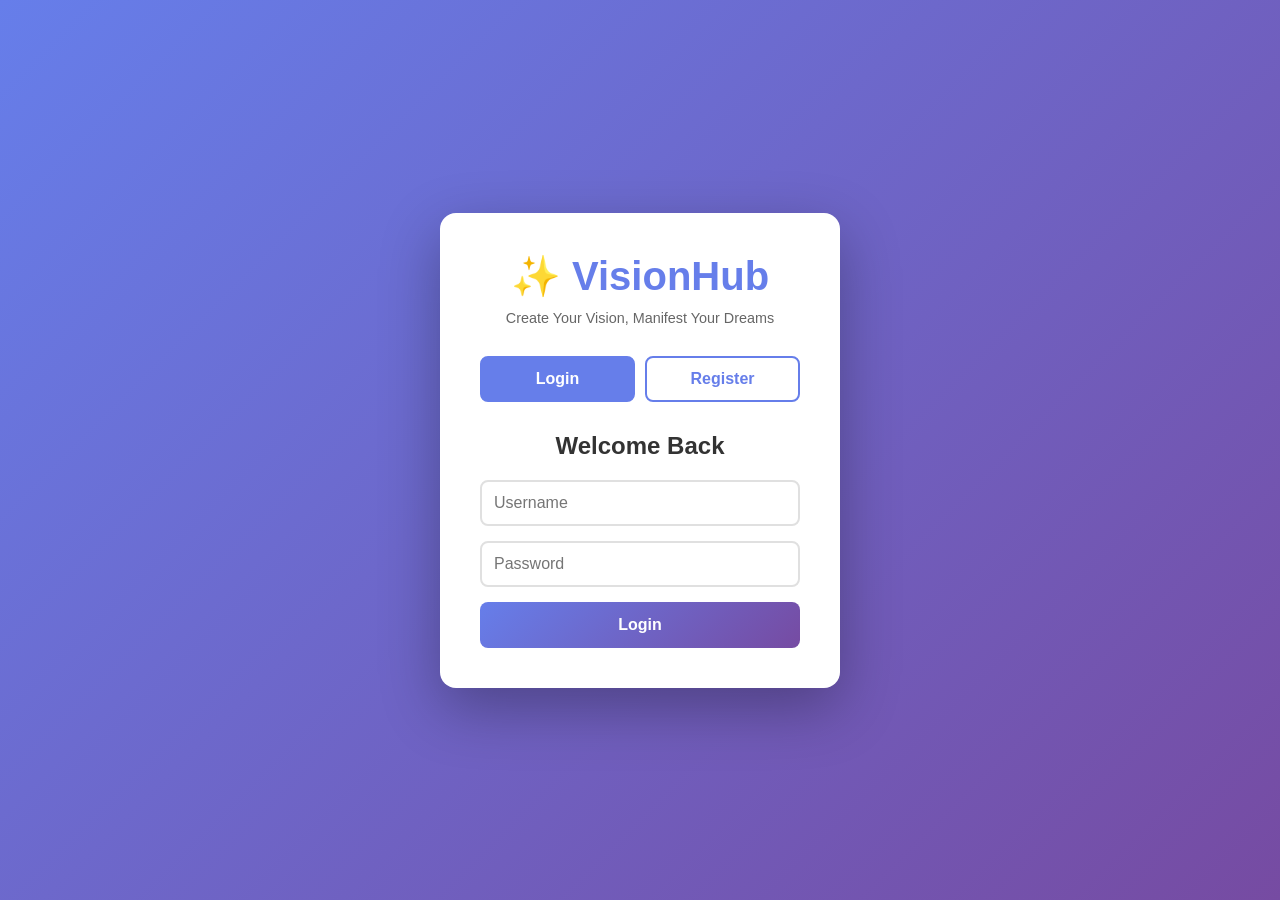
<file: frontend/index.html>
<!DOCTYPE html>
<html lang="en">
<head>
    <meta charset="UTF-8">
    <meta name="viewport" content="width=device-width, initial-scale=1.0">
    <title>VisionHub - Personal Vision Board</title>
    <link rel="stylesheet" href="style.css">
</head>
<body>
    <!-- Loading Spinner -->
    <div id="loading" class="loading hidden">
        <div class="spinner"></div>
    </div>

    <!-- Auth Section (Login/Register) -->
    <div id="auth-section" class="auth-section">
        <div class="auth-container">
            <h1>✨ VisionHub</h1>
            <p class="tagline">Create Your Vision, Manifest Your Dreams</p>

            <!-- Toggle between Login/Register -->
            <div class="auth-toggle">
                <button id="show-login" class="active">Login</button>
                <button id="show-register">Register</button>
            </div>

            <!-- Login Form -->
            <form id="login-form" class="auth-form">
                <h2>Welcome Back</h2>
                <input 
                    type="text" 
                    id="login-username" 
                    placeholder="Username" 
                    required
                    autocomplete="username"
                >
                <input 
                    type="password" 
                    id="login-password" 
                    placeholder="Password" 
                    required
                    autocomplete="current-password"
                >
                <button type="submit">Login</button>
                <div id="login-error" class="error-message hidden"></div>
            </form>

            <!-- Register Form -->
            <form id="register-form" class="auth-form hidden">
                <h2>Create Account</h2>
                <input 
                    type="text" 
                    id="register-username" 
                    placeholder="Username (3-50 characters)" 
                    required
                    minlength="3"
                    maxlength="50"
                    autocomplete="username"
                >
                <input 
                    type="email" 
                    id="register-email" 
                    placeholder="Email" 
                    required
                    autocomplete="email"
                >
                <input 
                    type="password" 
                    id="register-password" 
                    placeholder="Password (min 6 characters)" 
                    required
                    minlength="6"
                    autocomplete="new-password"
                >
                <button type="submit">Create Account</button>
                <div id="register-error" class="error-message hidden"></div>
            </form>
        </div>
    </div>

    <!-- Main App Section (After Login) -->
    <div id="app-section" class="app-section hidden">
        <!-- Header -->
        <header class="header">
            <div class="header-content">
                <h1>✨ VisionHub</h1>
                <div class="header-actions">
                    <span id="username-display" class="username"></span>
                    <button id="logout-btn" class="btn-secondary">Logout</button>
                </div>
            </div>
        </header>

        <!-- Dashboard -->
        <main class="main-content">
            <!-- Create Board Section -->
            <section class="create-board-section">
                <h2>Create New Vision Board</h2>
                <form id="create-board-form" class="create-board-form">
                    <input 
                        type="text" 
                        id="board-name" 
                        placeholder="Board name (e.g., 2025 Goals)" 
                        required
                        maxlength="200"
                    >
                    <textarea 
                        id="board-description" 
                        placeholder="Description (optional)" 
                        rows="2"
                    ></textarea>
                    <button type="submit" class="btn-primary">Create Board</button>
                </form>
            </section>

            <!-- Boards List -->
            <section class="boards-section">
                <h2>My Vision Boards</h2>
                <div id="boards-container" class="boards-grid">
                    <!-- Boards will be loaded here -->
                    <p class="loading-text">Loading your boards...</p>
                </div>
            </section>
        </main>
    </div>

    <!-- Board Detail Modal -->
    <div id="board-modal" class="modal hidden">
        <div class="modal-content">
            <div class="modal-header">
                <h2 id="modal-board-name">Board Name</h2>
                <button id="close-modal" class="close-btn">&times;</button>
            </div>

            <div class="modal-body">
                <!-- Upload Image Section -->
                <div class="upload-section">
                    <h3>Add Image</h3>
                    <form id="upload-form" class="upload-form">
                        <input 
                            type="file" 
                            id="image-file" 
                            accept="image/*" 
                            required
                        >
                        <button type="submit" class="btn-primary">Upload</button>
                    </form>
                </div>

                <!-- Images Grid -->
                <div class="images-section">
                    <h3>Images</h3>
                    <div id="images-container" class="images-grid">
                        <!-- Images will be loaded here -->
                    </div>
                </div>
            </div>

            <div class="modal-footer">
                <button id="delete-board-btn" class="btn-danger">Delete Board</button>
            </div>
        </div>
    </div>

    <script src="app.js"></script>
</body>
</html>
</file>
<file: frontend/style.css>
/* Reset & Base Styles */
* {
    margin: 0;
    padding: 0;
    box-sizing: border-box;
}

body {
    font-family: 'Segoe UI', Tahoma, Geneva, Verdana, sans-serif;
    background: linear-gradient(135deg, #667eea 0%, #764ba2 100%);
    min-height: 100vh;
    color: #333;
}

/* Loading Spinner */
.loading {
    position: fixed;
    top: 0;
    left: 0;
    width: 100%;
    height: 100%;
    background: rgba(0, 0, 0, 0.7);
    display: flex;
    align-items: center;
    justify-content: center;
    z-index: 9999;
}

.loading.hidden {
    display: none;
}

.spinner {
    border: 4px solid rgba(255, 255, 255, 0.3);
    border-top: 4px solid white;
    border-radius: 50%;
    width: 50px;
    height: 50px;
    animation: spin 1s linear infinite;
}

@keyframes spin {
    0% { transform: rotate(0deg); }
    100% { transform: rotate(360deg); }
}

/* Hidden Utility */
.hidden {
    display: none !important;
}

/* Auth Section */
.auth-section {
    min-height: 100vh;
    display: flex;
    align-items: center;
    justify-content: center;
    padding: 20px;
}

.auth-container {
    background: white;
    border-radius: 16px;
    padding: 40px;
    width: 100%;
    max-width: 400px;
    box-shadow: 0 20px 60px rgba(0, 0, 0, 0.3);
}

.auth-container h1 {
    text-align: center;
    color: #667eea;
    font-size: 2.5em;
    margin-bottom: 10px;
}

.tagline {
    text-align: center;
    color: #666;
    margin-bottom: 30px;
    font-size: 0.9em;
}

/* Auth Toggle */
.auth-toggle {
    display: flex;
    gap: 10px;
    margin-bottom: 30px;
}

.auth-toggle button {
    flex: 1;
    padding: 12px;
    border: 2px solid #667eea;
    background: white;
    color: #667eea;
    border-radius: 8px;
    cursor: pointer;
    font-size: 1em;
    font-weight: 600;
    transition: all 0.3s;
}

.auth-toggle button.active {
    background: #667eea;
    color: white;
}

.auth-toggle button:hover {
    transform: translateY(-2px);
}

/* Auth Forms */
.auth-form h2 {
    margin-bottom: 20px;
    color: #333;
    text-align: center;
}

.auth-form input {
    width: 100%;
    padding: 12px;
    margin-bottom: 15px;
    border: 2px solid #e0e0e0;
    border-radius: 8px;
    font-size: 1em;
    transition: border 0.3s;
}

.auth-form input:focus {
    outline: none;
    border-color: #667eea;
}

.auth-form button {
    width: 100%;
    padding: 14px;
    background: linear-gradient(135deg, #667eea 0%, #764ba2 100%);
    color: white;
    border: none;
    border-radius: 8px;
    font-size: 1em;
    font-weight: 600;
    cursor: pointer;
    transition: transform 0.2s;
}

.auth-form button:hover {
    transform: translateY(-2px);
}

.error-message {
    margin-top: 15px;
    padding: 12px;
    background: #fee;
    color: #c33;
    border-radius: 8px;
    font-size: 0.9em;
}

/* App Section */
.app-section {
    min-height: 100vh;
    padding-bottom: 40px;
}

/* Header */
.header {
    background: white;
    box-shadow: 0 2px 10px rgba(0, 0, 0, 0.1);
    padding: 20px 0;
    margin-bottom: 40px;
}

.header-content {
    max-width: 1200px;
    margin: 0 auto;
    padding: 0 20px;
    display: flex;
    justify-content: space-between;
    align-items: center;
}

.header h1 {
    color: #667eea;
    font-size: 2em;
}

.header-actions {
    display: flex;
    align-items: center;
    gap: 20px;
}

.username {
    color: #666;
    font-weight: 600;
}

/* Main Content */
.main-content {
    max-width: 1200px;
    margin: 0 auto;
    padding: 0 20px;
}

/* Create Board Section */
.create-board-section {
    background: white;
    border-radius: 12px;
    padding: 30px;
    margin-bottom: 40px;
    box-shadow: 0 4px 20px rgba(0, 0, 0, 0.1);
}

.create-board-section h2 {
    margin-bottom: 20px;
    color: #333;
}

.create-board-form {
    display: flex;
    gap: 15px;
    flex-wrap: wrap;
}

.create-board-form input,
.create-board-form textarea {
    flex: 1;
    min-width: 200px;
    padding: 12px;
    border: 2px solid #e0e0e0;
    border-radius: 8px;
    font-size: 1em;
    font-family: inherit;
}

.create-board-form input:focus,
.create-board-form textarea:focus {
    outline: none;
    border-color: #667eea;
}

.create-board-form button {
    padding: 12px 30px;
    white-space: nowrap;
}

/* Boards Section */
.boards-section h2 {
    color: white;
    margin-bottom: 20px;
    font-size: 1.8em;
}

.boards-grid {
    display: grid;
    grid-template-columns: repeat(auto-fill, minmax(300px, 1fr));
    gap: 20px;
}

.loading-text {
    color: white;
    text-align: center;
    padding: 40px;
    grid-column: 1 / -1;
}

/* Board Card */
.board-card {
    background: white;
    border-radius: 12px;
    padding: 25px;
    box-shadow: 0 4px 20px rgba(0, 0, 0, 0.1);
    cursor: pointer;
    transition: all 0.3s;
}

.board-card:hover {
    transform: translateY(-5px);
    box-shadow: 0 8px 30px rgba(0, 0, 0, 0.2);
}

.board-card h3 {
    color: #333;
    margin-bottom: 10px;
    font-size: 1.3em;
}

.board-card p {
    color: #666;
    margin-bottom: 15px;
    line-height: 1.5;
}

.board-meta {
    display: flex;
    justify-content: space-between;
    align-items: center;
    color: #999;
    font-size: 0.9em;
}

.image-count {
    background: #667eea;
    color: white;
    padding: 4px 12px;
    border-radius: 20px;
    font-weight: 600;
}

/* Buttons */
.btn-primary {
    background: linear-gradient(135deg, #667eea 0%, #764ba2 100%);
    color: white;
    border: none;
    border-radius: 8px;
    padding: 12px 24px;
    font-size: 1em;
    font-weight: 600;
    cursor: pointer;
    transition: transform 0.2s;
}

.btn-primary:hover {
    transform: translateY(-2px);
}

.btn-secondary {
    background: white;
    color: #667eea;
    border: 2px solid #667eea;
    border-radius: 8px;
    padding: 10px 20px;
    font-size: 0.9em;
    font-weight: 600;
    cursor: pointer;
    transition: all 0.2s;
}

.btn-secondary:hover {
    background: #667eea;
    color: white;
}

.btn-danger {
    background: #dc3545;
    color: white;
    border: none;
    border-radius: 8px;
    padding: 12px 24px;
    font-size: 1em;
    font-weight: 600;
    cursor: pointer;
    transition: transform 0.2s;
}

.btn-danger:hover {
    transform: translateY(-2px);
    background: #c82333;
}

/* Modal */
.modal {
    position: fixed;
    top: 0;
    left: 0;
    width: 100%;
    height: 100%;
    background: rgba(0, 0, 0, 0.7);
    display: flex;
    align-items: center;
    justify-content: center;
    z-index: 1000;
    padding: 20px;
}

.modal-content {
    background: white;
    border-radius: 16px;
    width: 100%;
    max-width: 900px;
    max-height: 90vh;
    overflow-y: auto;
    box-shadow: 0 20px 60px rgba(0, 0, 0, 0.3);
}

.modal-header {
    padding: 25px 30px;
    border-bottom: 2px solid #f0f0f0;
    display: flex;
    justify-content: space-between;
    align-items: center;
}

.modal-header h2 {
    color: #333;
    font-size: 1.8em;
}

.close-btn {
    background: none;
    border: none;
    font-size: 2em;
    cursor: pointer;
    color: #999;
    transition: color 0.2s;
}

.close-btn:hover {
    color: #333;
}

.modal-body {
    padding: 30px;
}

.modal-footer {
    padding: 20px 30px;
    border-top: 2px solid #f0f0f0;
    display: flex;
    justify-content: flex-end;
}

/* Upload Section */
.upload-section {
    background: #f9f9f9;
    border-radius: 12px;
    padding: 20px;
    margin-bottom: 30px;
}

.upload-section h3 {
    margin-bottom: 15px;
    color: #333;
}

.upload-form {
    display: flex;
    gap: 15px;
    align-items: center;
}

.upload-form input[type="file"] {
    flex: 1;
    padding: 10px;
    border: 2px solid #e0e0e0;
    border-radius: 8px;
    background: white;
}

/* Images Section */
.images-section h3 {
    margin-bottom: 20px;
    color: #333;
}

.images-grid {
    display: grid;
    grid-template-columns: repeat(auto-fill, minmax(200px, 1fr));
    gap: 20px;
}

.image-card {
    position: relative;
    border-radius: 12px;
    overflow: hidden;
    aspect-ratio: 1;
    box-shadow: 0 4px 15px rgba(0, 0, 0, 0.1);
    transition: transform 0.2s;
}

.image-card:hover {
    transform: scale(1.05);
}

.image-card img {
    width: 100%;
    height: 100%;
    object-fit: cover;
}

.image-delete-btn {
    position: absolute;
    top: 10px;
    right: 10px;
    background: rgba(220, 53, 69, 0.9);
    color: white;
    border: none;
    border-radius: 50%;
    width: 35px;
    height: 35px;
    font-size: 1.2em;
    cursor: pointer;
    display: flex;
    align-items: center;
    justify-content: center;
    transition: all 0.2s;
}

.image-delete-btn:hover {
    background: #dc3545;
    transform: scale(1.1);
}

.no-images {
    text-align: center;
    color: #999;
    padding: 40px;
    grid-column: 1 / -1;
}

/* Responsive */
@media (max-width: 768px) {
    .header-content {
        flex-direction: column;
        gap: 15px;
    }

    .create-board-form {
        flex-direction: column;
    }

    .boards-grid {
        grid-template-columns: 1fr;
    }

    .images-grid {
        grid-template-columns: repeat(auto-fill, minmax(150px, 1fr));
    }
}
</file>
